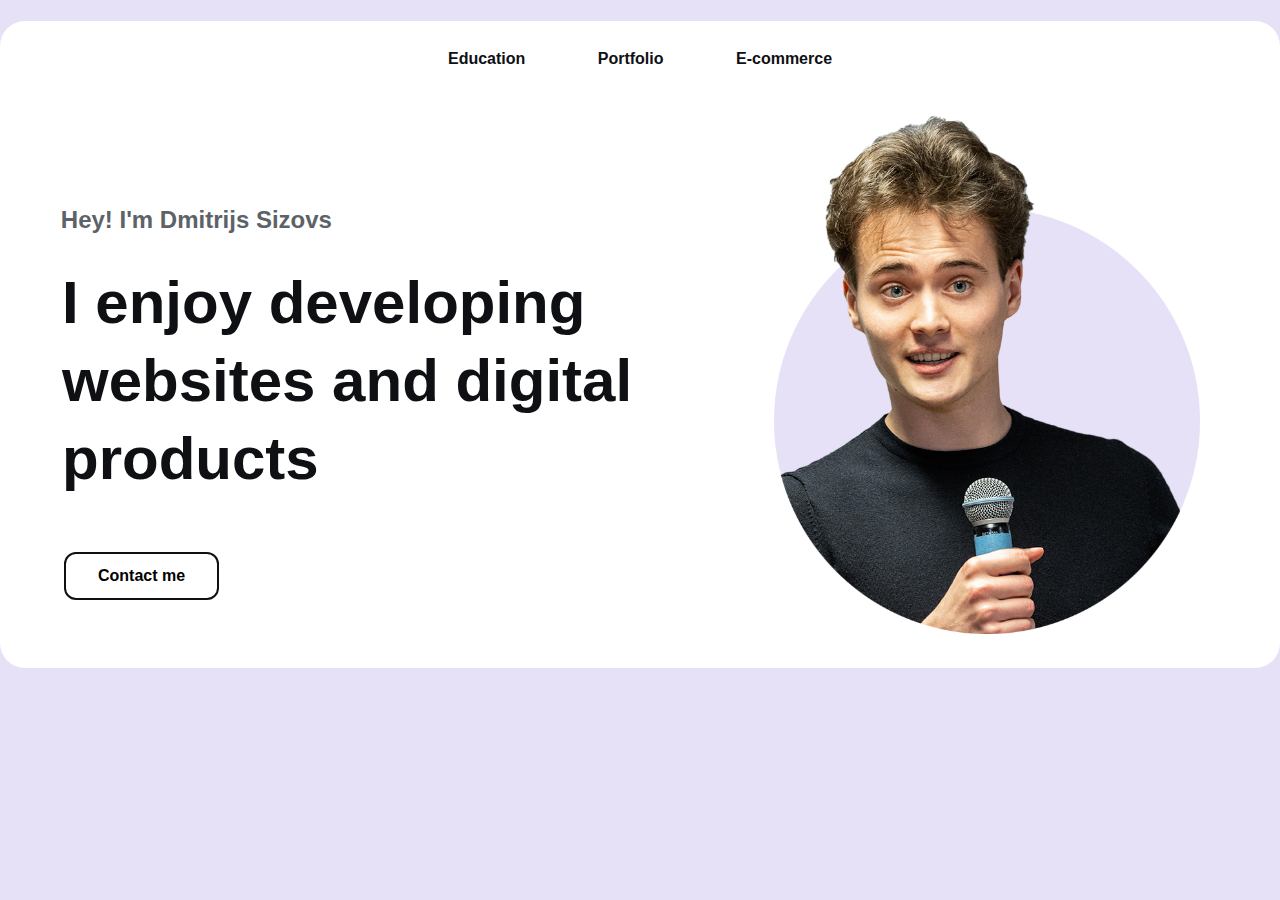
<file: index.html>
<!DOCTYPE html>
<html>
    
    <head>
        <meta charset="utf-8">
        <meta http-equiv="X-UA-Compatible" content="IE=edge">
        <title>Dmitrijs Sizovs</title>
        <meta name="About me" content="Some information about me.">
        <link rel="stylesheet" href="main.css">
    </head>
    <body>
     
        <div class="center">
                <a href="/education.html" class="top">Education</a>
                <a href="/portfolioo.html" class="top">Portfolio</a>
                <a href="/ecommerce.html" class="top">E-commerce</a>
        </div>
        
        <img alt="A picture of me" src="/me_website.png" />
        
        <h1>Hey! I'm Dmitrijs Sizovs</h1>

        <h2>
            I enjoy developing<br> websites and digital<br> products
        </h2>  
        
        <a href="mailto:dmitrijs.sizovs@gmail.com" class="button">Contact me</a>
    
    </body>
</html>
</file>
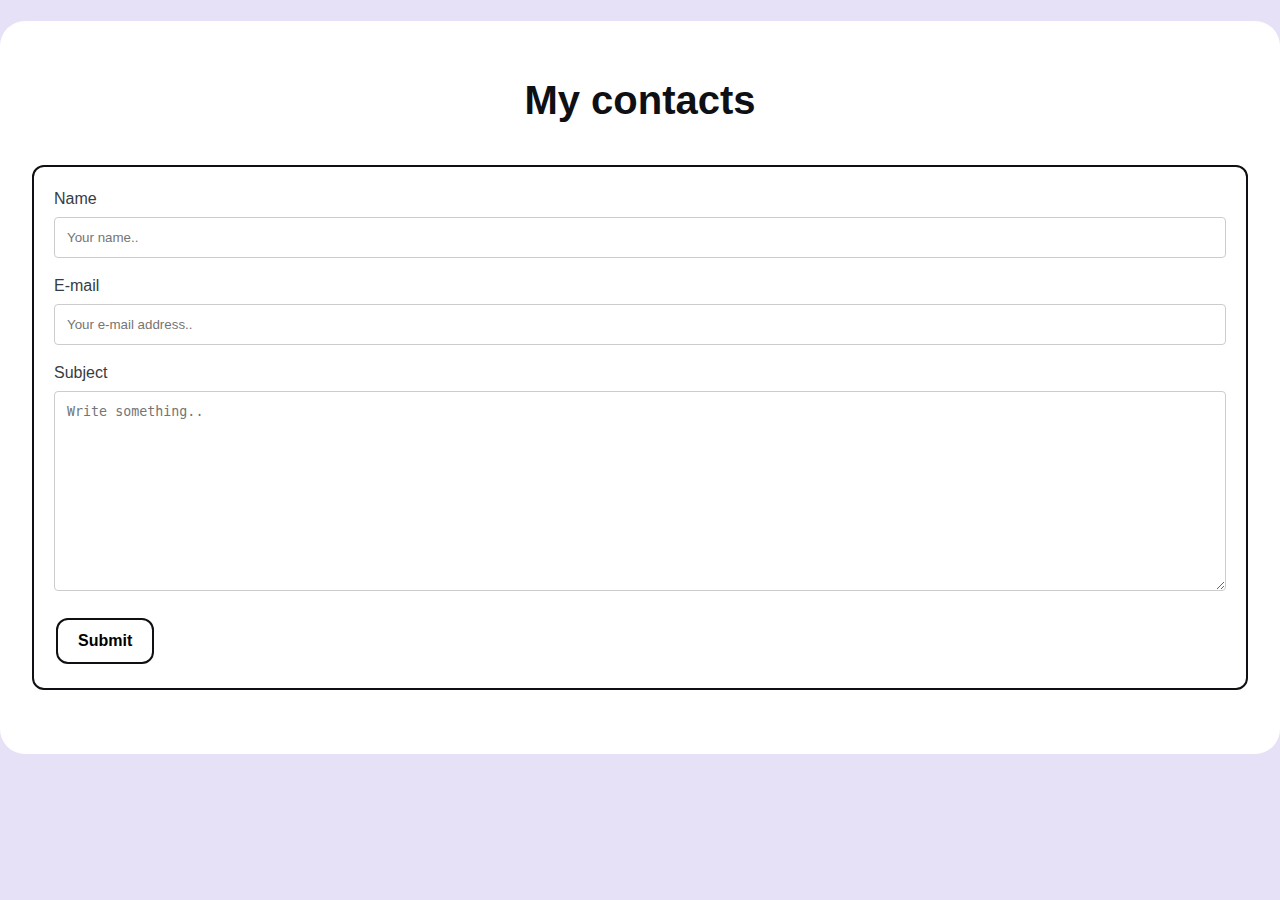
<file: contact.html>
<!DOCTYPE html>
<html>
    
    <head>
        <meta charset="utf-8">
        <meta http-equiv="X-UA-Compatible" content="IE=edge">
        <title>Contact Us</title>
        <meta name="get in touch" content="Some contacts">
        <link href="/contact.css" rel="stylesheet">
    </head>
    <body>
        
        <div class="center">
            <h1>My contacts</h1>
        </div>
        
        <div class="container">
  <form action="connect.php" method="post">

    <label for="fname">Name</label>
    <input type="text" id="fname" name="firstname" placeholder="Your name..">

    <label for="lname">E-mail</label>
    <input type="text" id="lname" name="email" placeholder="Your e-mail address..">

    <label for="subject">Subject</label>
    <textarea id="subject" name="subject" placeholder="Write something.." style="height:200px"></textarea>

    <input type="submit" value="Submit">

  </form>
</div>
      
    </body>
</html>
</file>
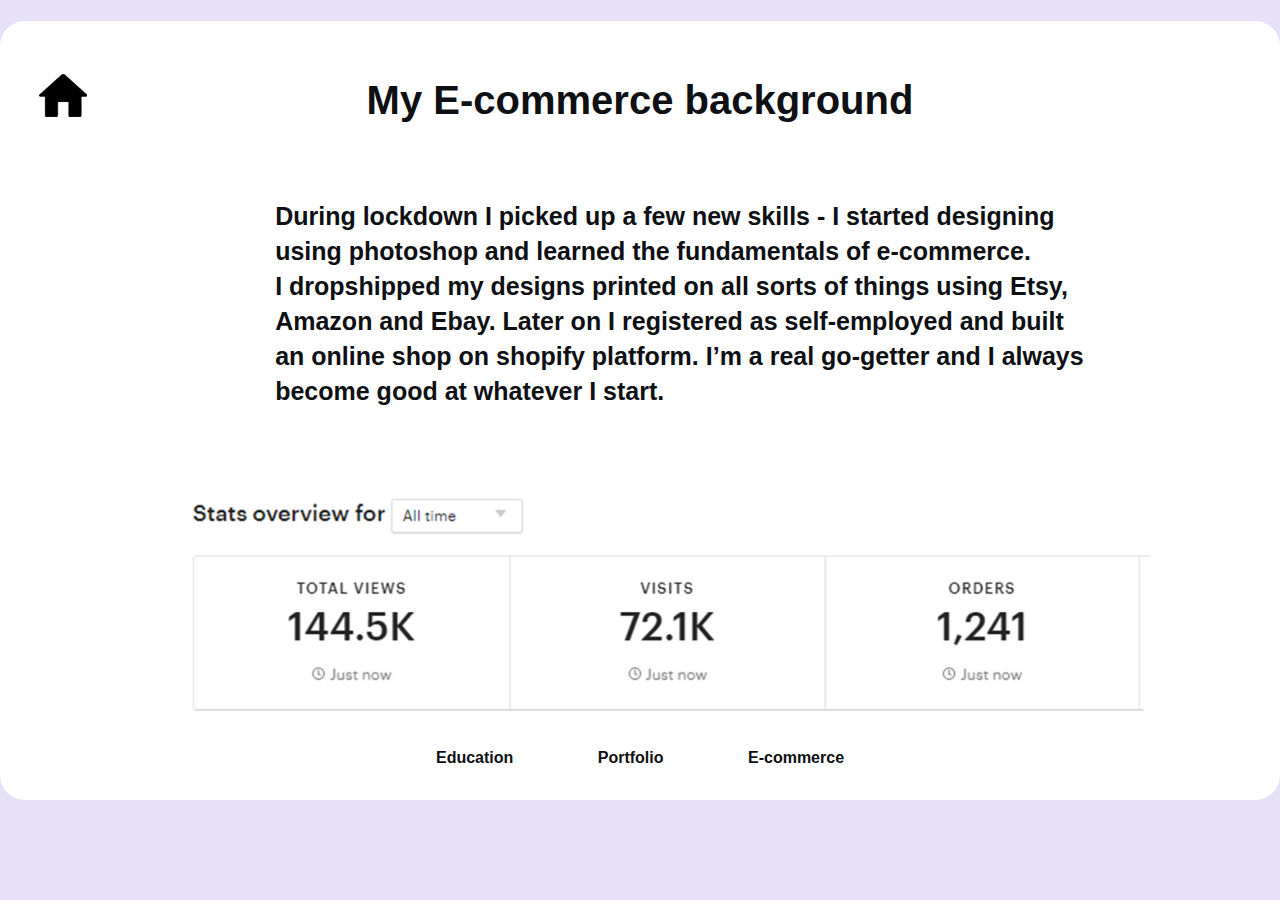
<file: ecommerce.html>
<!DOCTYPE html>
<html>
  <head>
    <meta charset="utf-8" />
    <meta http-equiv="X-UA-Compatible" content="IE=edge" />
    <title>e-commerce</title>
    <meta name="ecommerce background" content="Some bg" />
    <link href="/ecommerce.css" rel="stylesheet" />
  </head>
  <body>
    <div class="center">
      <h1>My E-commerce background</h1>
    </div>

    <a href="/index.html" class="icon">
      <img src="/home.png" alt="home icon" style="width: 60px" />
    </a>

    <div class="maintxt">
      During lockdown I picked up a few new skills - I started designing<br />
      using photoshop and learned the fundamentals of e-commerce.<br />
      I dropshipped my designs printed on all sorts of things using Etsy,<br />
      Amazon and Ebay. Later on I registered as self-employed and built<br />
      an online shop on shopify platform. I’m a real go-getter and I always<br />
      become good at whatever I start.
    </div>

    <img src="/stats_etsy.png" alt="A picture of etsy stats" />

    <div class="center">
      <a href="/education.html" class="btm">Education</a>
      <a href="/portfolioo.html" class="btm">Portfolio</a>
      <a href="/ecommerce.html" class="btm">E-commerce</a>
    </div>
  </body>
</html>
</file>
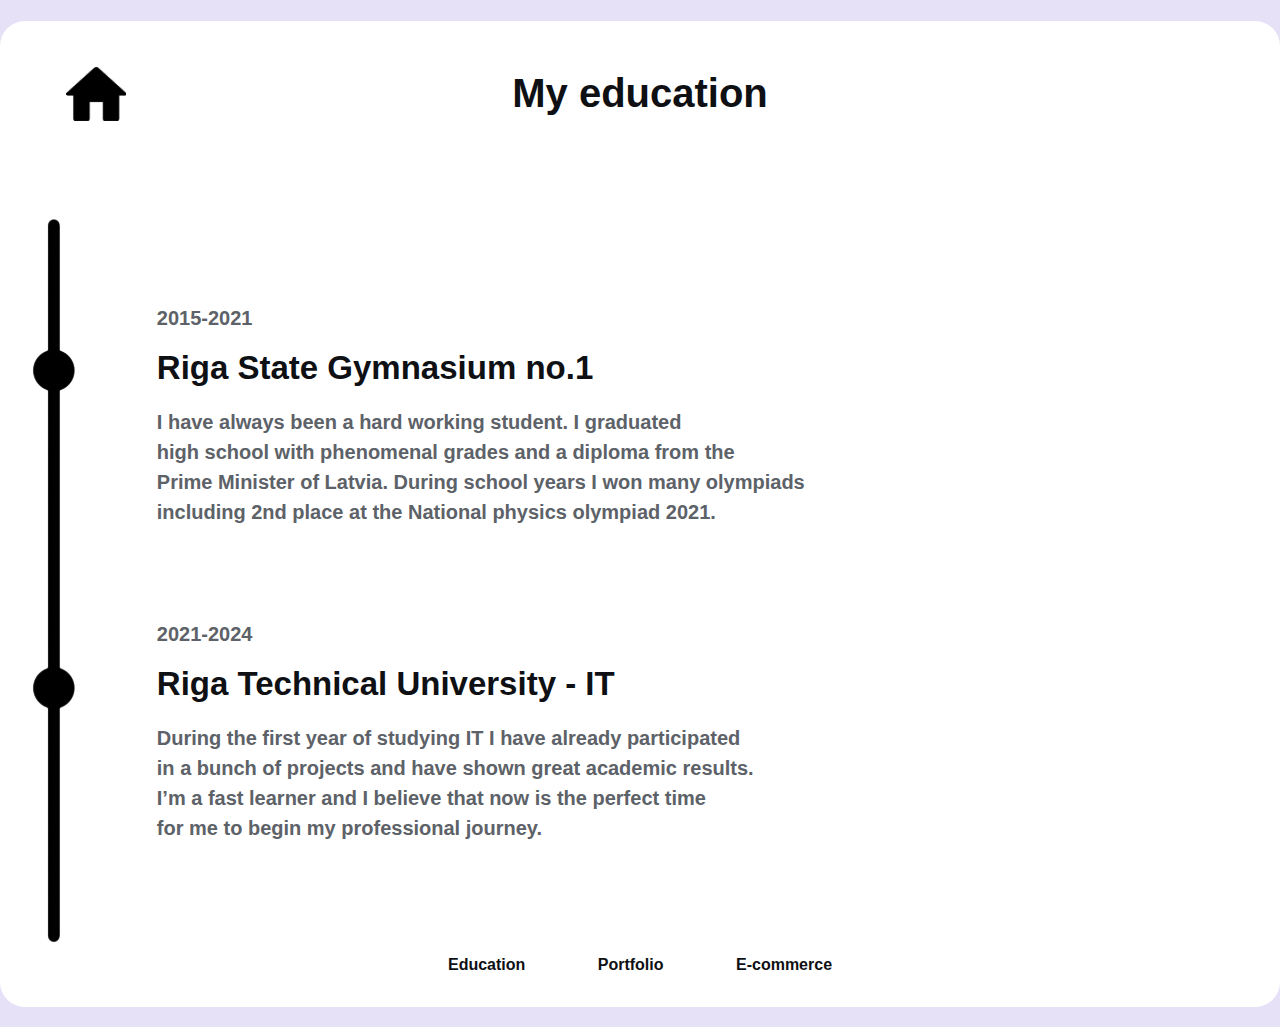
<file: education.html>
<!DOCTYPE html>
<html>
  <head>
    <meta charset="utf-8" />
    <meta http-equiv="X-UA-Compatible" content="IE=edge" />
    <title>education</title>
    <meta name="education" content="Some bg" />
    <link href="/education.css" rel="stylesheet" />
  </head>
  <body>
    <div id="container">
      <div id="floated-imgs">
        <a href="/index.html" class="icon">
          <img src="/home.png" alt="home icon" style="width: 60px" />
        </a>
        <img src="/timeline.png" class="timeline" />
      </div>

      <div class="center">
        <h3>My education</h3>
      </div>

      <h1 class="first">2015-2021</h1>

      <h2>Riga State Gymnasium no.1</h2>

      <p class="smalltext">
        I have always been a hard working student. I graduated<br />
        high school with phenomenal grades and a diploma from the <br />
        Prime Minister of Latvia. During school years I won many olympiads
        <br />
        including 2nd place at the National physics olympiad 2021.
      </p>

      <h1 class="second">2021-2024</h1>

      <h2>Riga Technical University - IT</h2>

      <p class="smalltext">
        During the first year of studying IT I have already participated <br />
        in a bunch of projects and have shown great academic results. <br />
        I’m a fast learner and I believe that now is the perfect time <br />
        for me to begin my professional journey.
      </p>
    </div>

    <div class="center">
      <a href="/education.html" class="btm">Education</a>
      <a href="/portfolioo.html" class="btm">Portfolio</a>
      <a href="/ecommerce.html" class="btm">E-commerce</a>
    </div>
  </body>
</html>
</file>
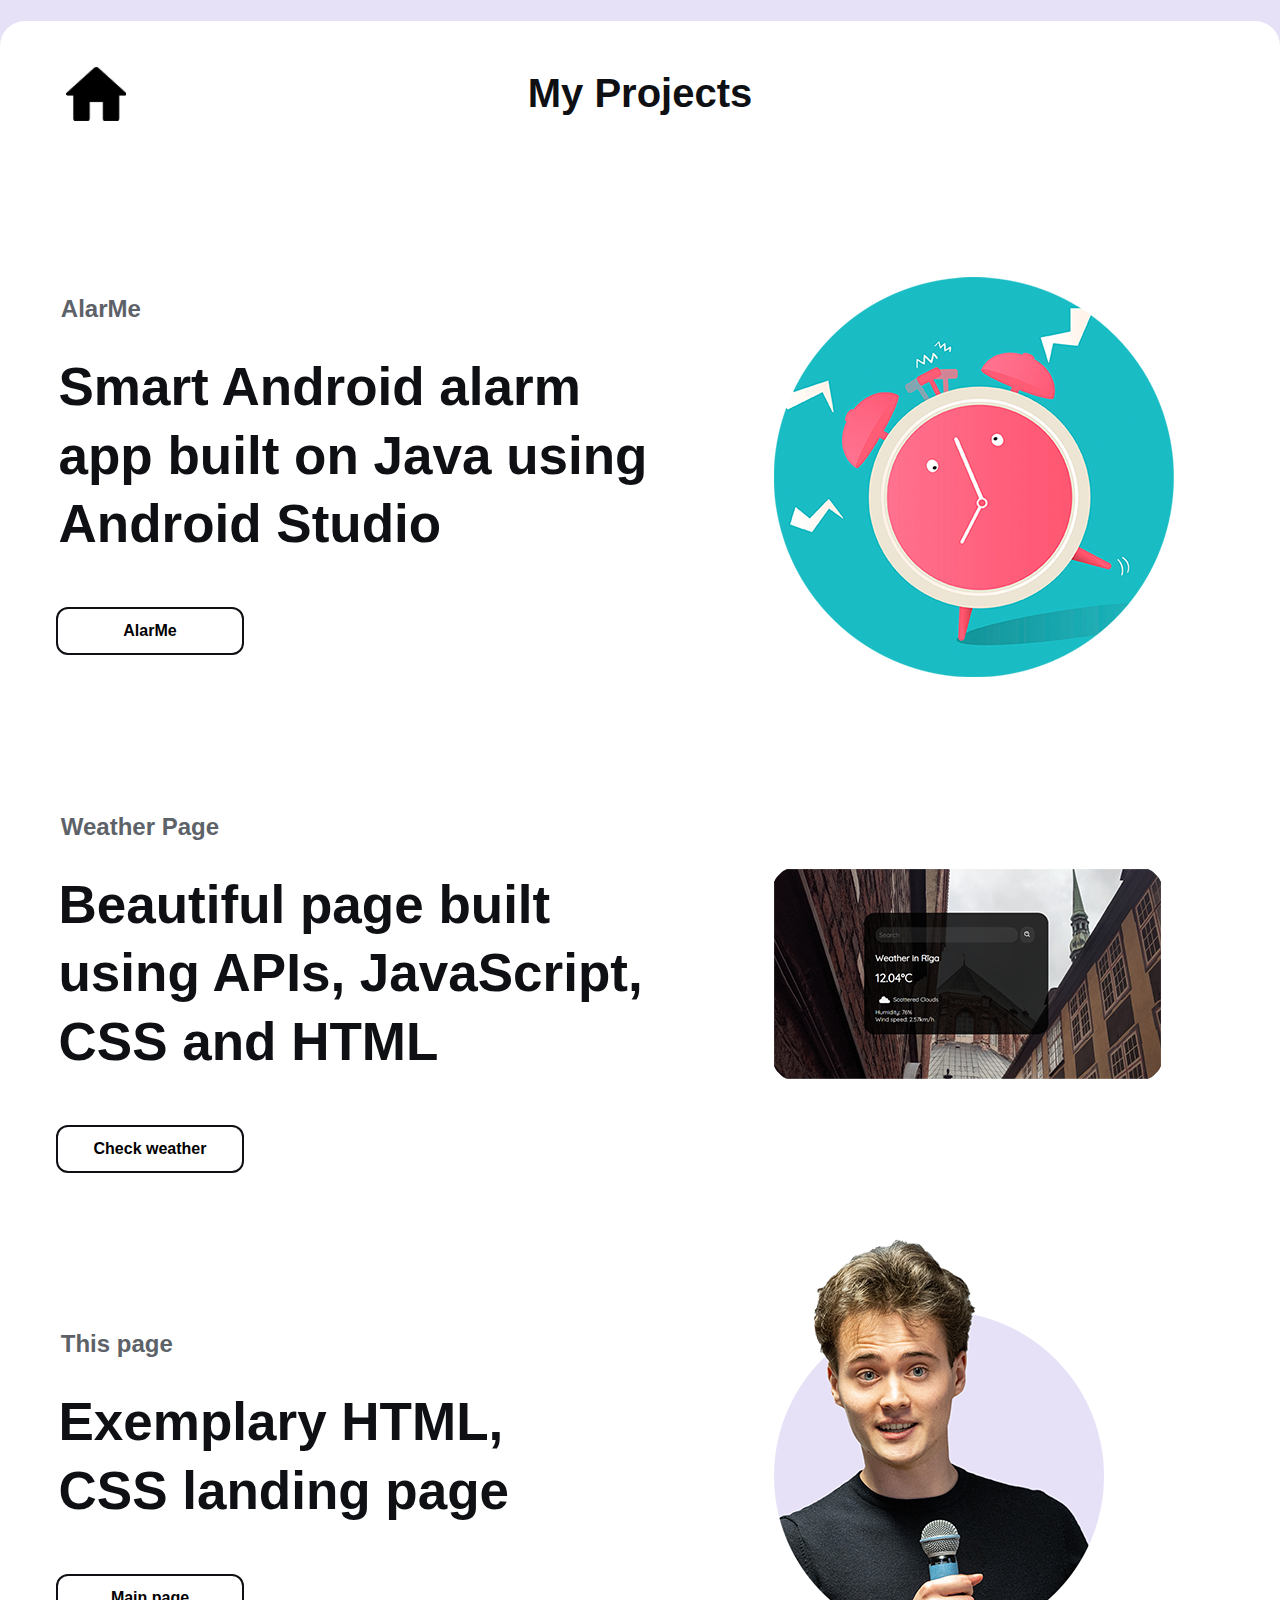
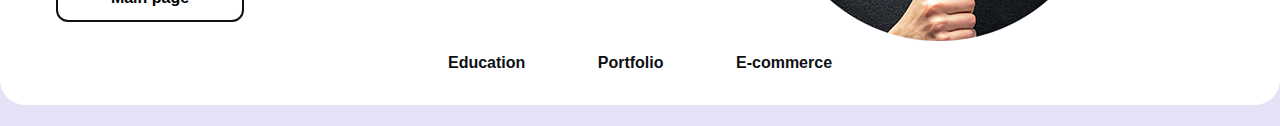
<file: portfolioo.html>
<!DOCTYPE html>
<html>
  <head>
    <meta charset="utf-8" />
    <meta http-equiv="X-UA-Compatible" content="IE=edge" />
    <title>portfolio</title>
    <meta name="portfolio" content="Some projects" />
    <link href="/portfolioo.css" rel="stylesheet" />
  </head>
  <body>
    <div id="container">
      <div id="floated-imgs">
        <img src="/alarme_logo.png" class="alarmeImg" />
        <img src="/weather.png" class="weatherImg" />
        <img src="/me_small.png" class="myImg" />
      </div>

      <div class="center">
        <h3>My Projects</h3>
      </div>

      <a href="/index.html" class="icon">
        <img src="/home.png" alt="home icon" style="width: 60px" />
      </a>

      <h1>AlarMe</h1>

      <h2>
        Smart Android alarm<br />
        app built on Java using<br />
        Android Studio
      </h2>

      <a href="https://alarme.mozellosite.com/" class="button">AlarMe</a>

      <h1>Weather Page</h1>

      <h2>
        Beautiful page built<br />
        using APIs, JavaScript,<br />
        CSS and HTML
      </h2>

      <a href="/weather.html" class="button">Check weather</a>

      <h1>This page</h1>

      <h2>
        Exemplary HTML,<br />
        CSS landing page
      </h2>

      <a href="/index.html" class="button">Main page</a>
    </div>
    <div class="center">
      <a href="/education.html" class="btm">Education</a>
      <a href="/portfolioo.html" class="btm">Portfolio</a>
      <a href="/ecommerce.html" class="btm">E-commerce</a>
    </div>
  </body>
</html>
</file>
<file: main.css>
html {
    background: #e6e1f7;
}

/*body {
    background: #fff;
    /*box-shadow: 0 0 2px rgba(0, 0, 0, 0.06);
    color: #545454;
    font-family: "Helvetica Neue", Helvetica, Arial, sans-serif;
    font-size: 16px;
    line-height: 1.5;
    margin: 0 auto;
    max-width: 800px;
    padding: 2em 2em 4em;
}
*/
@media (min-width:1200px) {
    body{
        max-width: 1246px;
    }
}

@media (max-width:1246px) {
    body{
        max-width: 90%;
    }
}



body {
    border-radius: 25px;
    background: #fff;
    font-family: "Helvetica Neue", Helvetica, Arial, sans-serif;
    font-size: 16px;
    color: #363c44;
    line-height: 1.5;
    margin: 0 auto;
    margin-top: 1.3em;
    margin-bottom: 1.3em;
    padding: 2em 2em 4em;
    min-height: 100%;
    
    
    
}

h1, h2, h3, h4, h5, h6 {
    color: #0e1014;
    font-weight: 600;
    line-height: 1.3;
}

h1 {
    font-size: 24px;
    color: #5d6268;
    margin-top: 6.3em;
    margin-bottom: 1.2em;
    margin-left: 1.2em;

}

h2{
    font-size: 60px;
    color: #0e1014;
    margin-top: 0em;
    max-width: 50%;
    margin-left: 0.5em;
    
}

img {
    animation: colorize 2s cubic-bezier(0, 0, .78, .36) 1;
    background: transparent;
    margin: 1.3em auto;
    margin-right: 3em;
    min-width:35%;
    max-width: 35%;
    float: right;
    margin-top: 3.9em;  
}

a{
    border: none;
    padding: 10px 32px;
    background-color: white;
    color: black;
    text-align: center;
    text-decoration: none;
    display: inline-block;
    font-size: 16px;
    font-weight: 600;
    margin: 4px 2px;
    transition-duration: 0.4s;
}

.button{
    border-radius: 12px;
    border: 2px solid #0e1014;
    margin-left: 2em;
}

.button:hover{
    background-color: #0e1014;
    color: white;
}



a.top{
    margin-top: 1em;
    background-color: white;
    color: #0e1014;
    font-weight: 600;
}

a.top:hover{
    color:#b6b6b6;
}

.center {
    margin: 0;
    position: absolute;
    left: 50%;
    -ms-transform: translate(-50%, -50%);
    transform: translate(-50%, -50%);
}






@keyframes colorize {
    0% {
        -webkit-filter: grayscale(100%);
        filter: grayscale(100%);
    }
    100% {
        -webkit-filter: grayscale(0%);
        filter: grayscale(0%);
    }
}
</file>
<file: contact.css>
html {
    background: #e6e1f7;
}

/*body {
    background: #fff;
    /*box-shadow: 0 0 2px rgba(0, 0, 0, 0.06);
    color: #545454;
    font-family: "Helvetica Neue", Helvetica, Arial, sans-serif;
    font-size: 16px;
    line-height: 1.5;
    margin: 0 auto;
    max-width: 800px;
    padding: 2em 2em 4em;
}
*/
@media (min-width:1200px) {
    body{
        max-width: 1246px;
    }
}

@media (max-width:1246px) {
    body{
        max-width: 90%;
    }
}



body {
    border-radius: 25px;
    background: #fff;
    font-family: "Helvetica Neue", Helvetica, Arial, sans-serif;
    font-size: 16px;
    color: #363c44;
    line-height: 1.5;
    margin: 0 auto;
    margin-top: 1.3em;
    margin-bottom: 1.3em;
    padding: 2em 2em 4em;
    min-height: 100%;
    
    
    
}

h1, h2, h3, h4, h5, h6 {
    color: #0e1014;
    font-weight: 600;
    line-height: 1.3;
}

h1{
    font-size: 40px;
    color: #0e1014;
    margin-top: 3em;
}

.center {
    margin: 0;
    position: absolute;
    left: 50%;
    -ms-transform: translate(-50%, -50%);
    transform: translate(-50%, -50%);
}


/* Style inputs with type="text", select elements and textareas */
input[type=text], select, textarea {
  width: 100%; /* Full width */
  padding: 12px; /* Some padding */ 
  border: 1px solid #ccc; /* Gray border */
  border-radius: 4px; /* Rounded borders */
  box-sizing: border-box; /* Make sure that padding and width stays in place */
  margin-top: 6px; /* Add a top margin */
  margin-bottom: 16px; /* Bottom margin */
  resize: vertical /* Allow the user to vertically resize the textarea (not horizontally) */
}

/* Style the submit button with a specific background color etc */
input[type=submit] {
    padding: 12px 20px;
    cursor: pointer;
    border-radius: 12px;
    border: 2px solid #0e1014;
    background-color: white;
    color: black;
    text-align: center;
    text-decoration: none;
    display: inline-block;
    font-size: 16px;
    font-weight: 600;
    margin: 4px 2px;
    transition-duration: 0.4s;
}

/* When moving the mouse over the submit button, add a darker green color */
input[type=submit]:hover {
  background-color: #45a049;
    
    background-color: #0e1014;
    color: white;
}

/* Add a background color and some padding around the form */
.container {
    margin-top: 7em;
  border-radius: 5px;
  background-color: white;
  padding: 20px;
    border: 2px solid #0e1014;
        border-radius: 12px;

}




@keyframes colorize {
    0% {
        -webkit-filter: grayscale(100%);
        filter: grayscale(100%);
    }
    100% {
        -webkit-filter: grayscale(0%);
        filter: grayscale(0%);
    }
}
</file>
<file: ecommerce.css>
html {
    background: #e6e1f7;
}

/*body {
    background: #fff;
    /*box-shadow: 0 0 2px rgba(0, 0, 0, 0.06);
    color: #545454;
    font-family: "Helvetica Neue", Helvetica, Arial, sans-serif;
    font-size: 16px;
    line-height: 1.5;
    margin: 0 auto;
    max-width: 800px;
    padding: 2em 2em 4em;
}
*/
@media (min-width:1200px) {
    body{
        max-width: 1246px;
    }
}

@media (max-width:1246px) {
    body{
        max-width: 90%;
    }
}



body {
    border-radius: 25px;
    background: #fff;
    font-family: "Helvetica Neue", Helvetica, Arial, sans-serif;
    font-size: 16px;
    color: #363c44;
    line-height: 1.5;
    margin: 0 auto;
    margin-top: 1.3em;
    margin-bottom: 1.3em;
    padding: 2em 2em 4em;
    min-height: 100%;
    
    
    
}

h1, h2, h3, h4, h5, h6 {
    color: #0e1014;
    font-weight: 600;
    line-height: 1.3;
}



h1{
    font-size: 40px;
    color: #0e1014;
    margin-top: 3em;
}

.maintxt{
    font-size: 25px;
    font-weight: 600;
    line-height: 1.4;
    color: #0e1014;
    margin-top: 3em;
    margin-left: 20%;
}

img {
    min-width:80%;
    max-width: 80%;
    margin-top: 5em;  
    margin-left: 12%;
}

a{
    border: none;
    text-decoration: none;
    display: inline-block;
    margin-top: -3.7em;
}


.center {
    margin: 0;
    position: absolute;
    left: 50%;
    -ms-transform: translate(-50%, -50%);
    transform: translate(-50%, -50%);
}

a.btm{
    margin-top: 1em;
    background-color: white;
    color: #0e1014;
    font-weight: 600;
    
    margin: 4px 40px;
    margin-top: 3em;
}

a.btm:hover{
    color:#b6b6b6;
}






@keyframes colorize {
    0% {
        -webkit-filter: grayscale(100%);
        filter: grayscale(100%);
    }
    100% {
        -webkit-filter: grayscale(0%);
        filter: grayscale(0%);
    }
}
</file>
<file: education.css>
html {
    background: #e6e1f7;
}

/*body {
    background: #fff;
    /*box-shadow: 0 0 2px rgba(0, 0, 0, 0.06);
    color: #545454;
    font-family: "Helvetica Neue", Helvetica, Arial, sans-serif;
    font-size: 16px;
    line-height: 1.5;
    margin: 0 auto;
    max-width: 800px;
    padding: 2em 2em 4em;
}
*/
@media (min-width:1200px) {
    body{
        max-width: 1246px;
    }
}

@media (max-width:1246px) {
    body{
        max-width: 90%;
    }
}



body {
    border-radius: 25px;
    background: #fff;
    font-family: "Helvetica Neue", Helvetica, Arial, sans-serif;
    font-size: 16px;
    color: #363c44;
    line-height: 1.5;
    margin: 0 auto;
    margin-top: 1.3em;
    margin-bottom: 1.3em;
    padding: 2em 2em 4em;
    min-height: 100%;
    
    
    
}

h1, h2, h3, h4, h5, h6 {
    color: #0e1014;
    font-weight: 600;
    line-height: 1.3;
}

h1 {
    font-size: 20px;
    color: #5d6268;
    
    margin-bottom: 0.5em;
    margin-left: 5em;

}

h2{
    font-size: 33px;
    color: #0e1014;
    margin-top: 0.5em;
    max-width: 50%;
    margin-left: 3.4em;
    margin-bottom: 0.5em;
}

h3{
    font-size: 40px;
    color: #0e1014;
    margin-top: 3em;
}

.first{
    margin-top: 12.6em;
}

.second{
    margin-top: 4.7em;
}

.smalltext{
    font-weight: 600;
    font-size: 20px;
    color: #5d6268;
    margin-top: 0;
    margin-left: 5em;
}

.icon{
    margin-bottom: 5em;
}

/*img {
    animation: colorize 2s cubic-bezier(0, 0, .78, .36) 1;
    background: transparent;
    margin: 1.3em auto;
    margin-right: 3em;
    min-width:35%;
    max-width: 35%;
    float: right;
    margin-top: 6.9em;  
}*/

#container { 
    overflow: hidden; 
}

#floated-imgs { 
    float: left; 
    min-width:5%;
    max-width: 5%;
    margin-right: 4em;
    
}

#floated-imgs img {
    display: block; 
    margin-top:0em;
}


a{
    border: none;
    padding: 10px 32px;
    background-color: white;
    color: black;
    text-align: center;
    text-decoration: none;
    display: inline-block;
    font-size: 16px;
    font-weight: 600;
    margin: 4px 2px;
    transition-duration: 0.4s;
}

.button{
    border-radius: 12px;
    border: 2px solid #0e1014;
    margin-left: 1.5em;
    width: 120px;
}

.button:hover{
    background-color: #0e1014;
    color: white;
}



a.top{
    margin-top: 1em;
    background-color: white;
    color: #0e1014;
    font-weight: 600;
}

a.top:hover{
    color:#b6b6b6;
}

.center {
    margin: 0;
    position: absolute;
    left: 50%;
    -ms-transform: translate(-50%, -50%);
    transform: translate(-50%, -50%);
}


a.btm{
    background-color: white;
    color: #0e1014;
    font-weight: 600;
    margin-top: 3em;
}

a.btm:hover{
    color:#b6b6b6;
}



@keyframes colorize {
    0% {
        -webkit-filter: grayscale(100%);
        filter: grayscale(100%);
    }
    100% {
        -webkit-filter: grayscale(0%);
        filter: grayscale(0%);
    }
}
</file>
<file: portfolioo.css>
html {
    background: #e6e1f7;
}

/*body {
    background: #fff;
    /*box-shadow: 0 0 2px rgba(0, 0, 0, 0.06);
    color: #545454;
    font-family: "Helvetica Neue", Helvetica, Arial, sans-serif;
    font-size: 16px;
    line-height: 1.5;
    margin: 0 auto;
    max-width: 800px;
    padding: 2em 2em 4em;
}
*/
@media (min-width:1200px) {
    body{
        max-width: 1246px;
    }
}

@media (max-width:1246px) {
    body{
        max-width: 90%;
    }
}



body {
    border-radius: 25px;
    background: #fff;
    font-family: "Helvetica Neue", Helvetica, Arial, sans-serif;
    font-size: 16px;
    color: #363c44;
    line-height: 1.5;
    margin: 0 auto;
    margin-top: 1.3em;
    margin-bottom: 1.3em;
    padding: 2em 2em 4em;
    min-height: 100%;
    
    
    
}

h1, h2, h3, h4, h5, h6 {
    color: #0e1014;
    font-weight: 600;
    line-height: 1.3;
}

h1 {
    font-size: 24px;
    color: #5d6268;
    margin-top: 6.3em;
    margin-bottom: 1.2em;
    margin-left: 1.2em;

}

h2{
    font-size: 53px;
    color: #0e1014;
    margin-top: 0em;
    max-width: 50%;
    margin-left: 0.5em;
    
}

h3{
    font-size: 40px;
    color: #0e1014;
    margin-top: 3em;
}

/*img {
    animation: colorize 2s cubic-bezier(0, 0, .78, .36) 1;
    background: transparent;
    margin: 1.3em auto;
    margin-right: 3em;
    min-width:35%;
    max-width: 35%;
    float: right;
    margin-top: 6.9em;  
}*/

#container { 
    overflow: hidden; 
}

#floated-imgs { 
    float: right; 
    min-width:35%;
    max-width: 35%;
    margin-right: 3em;
}

#floated-imgs img {
    display: block; 
}

.alarmeImg{
    margin-top: 14em;
}

.weatherImg{
    margin-top: 12em;
}

.myImg{
    margin-top: 10em;
}

a{
    border: none;
    padding: 10px 32px;
    background-color: white;
    color: black;
    text-align: center;
    text-decoration: none;
    display: inline-block;
    font-size: 16px;
    font-weight: 600;
    margin: 4px 2px;
    transition-duration: 0.4s;
}

.button{
    border-radius: 12px;
    border: 2px solid #0e1014;
    margin-left: 1.5em;
    width: 120px;
}

.button:hover{
    background-color: #0e1014;
    color: white;
}



a.top{
    margin-top: 1em;
    background-color: white;
    color: #0e1014;
    font-weight: 600;
}

a.top:hover{
    color:#b6b6b6;
}

.center {
    margin: 0;
    position: absolute;
    left: 50%;
    -ms-transform: translate(-50%, -50%);
    transform: translate(-50%, -50%);
}


a.btm{
    background-color: white;
    color: #0e1014;
    font-weight: 600;
    margin-top: 3em;
}

a.btm:hover{
    color:#b6b6b6;
}




@keyframes colorize {
    0% {
        -webkit-filter: grayscale(100%);
        filter: grayscale(100%);
    }
    100% {
        -webkit-filter: grayscale(0%);
        filter: grayscale(0%);
    }
}
</file>
